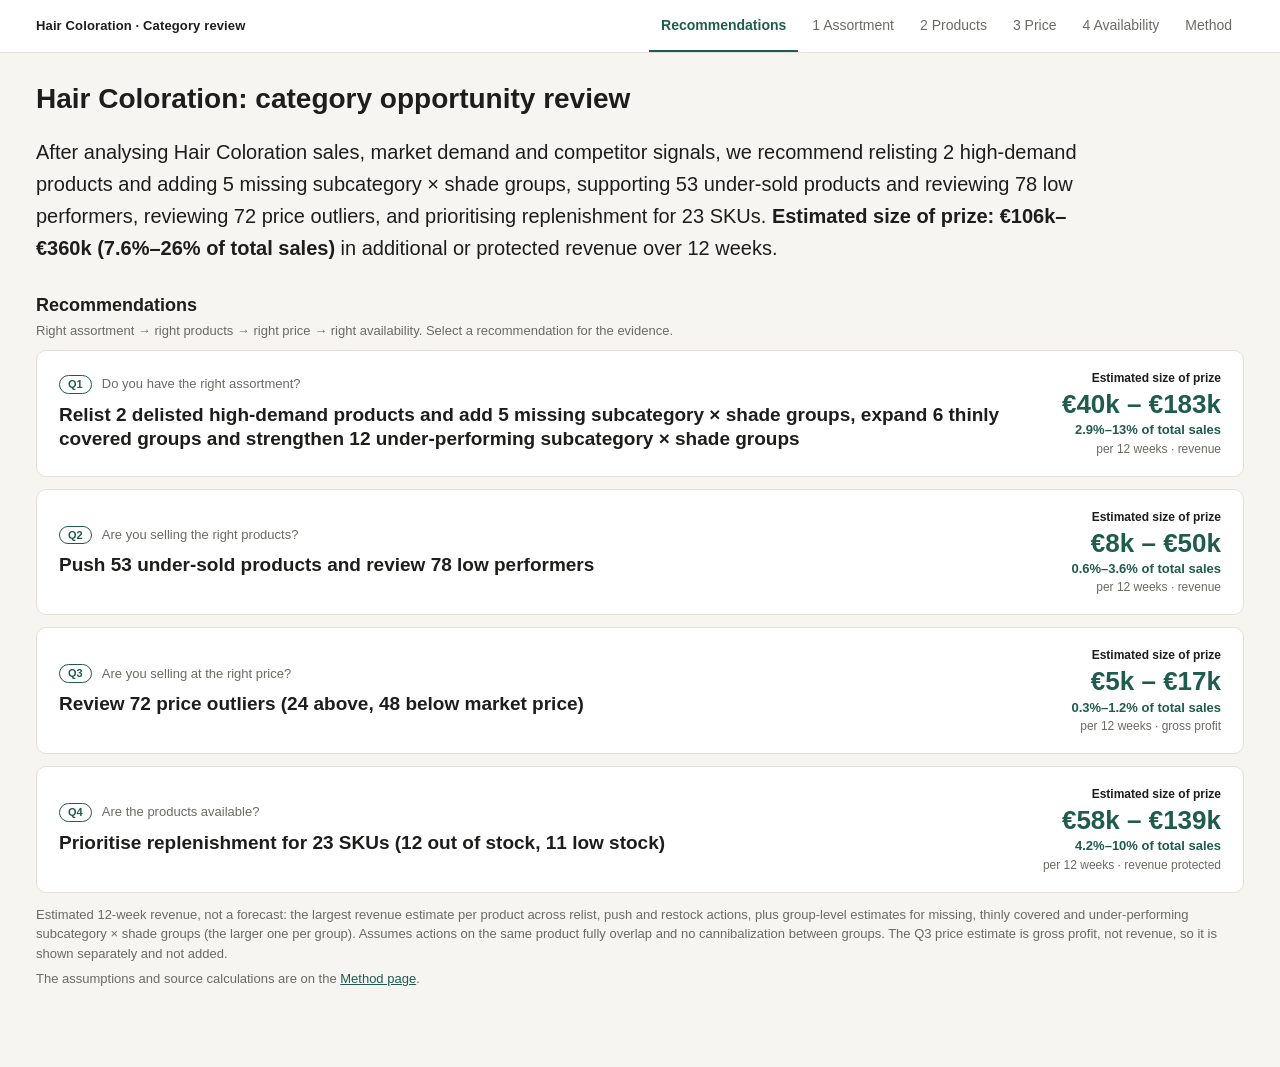
<file: output/index.html>
<!doctype html><html lang="en"><head><meta charset="utf-8">
<meta name="viewport" content="width=device-width,initial-scale=1">
<title>Hair Coloration review · Recommendations</title>
<link rel="stylesheet" href="assets/style.css"></head>
<body data-page="index">
<header id="nav"></header>
<main id="app"></main>
<script src="assets/data.js"></script>
<script src="assets/ui.js"></script>
<script src="assets/charts.js"></script>
<script src="assets/page-index.js"></script>
</body></html>
</file>
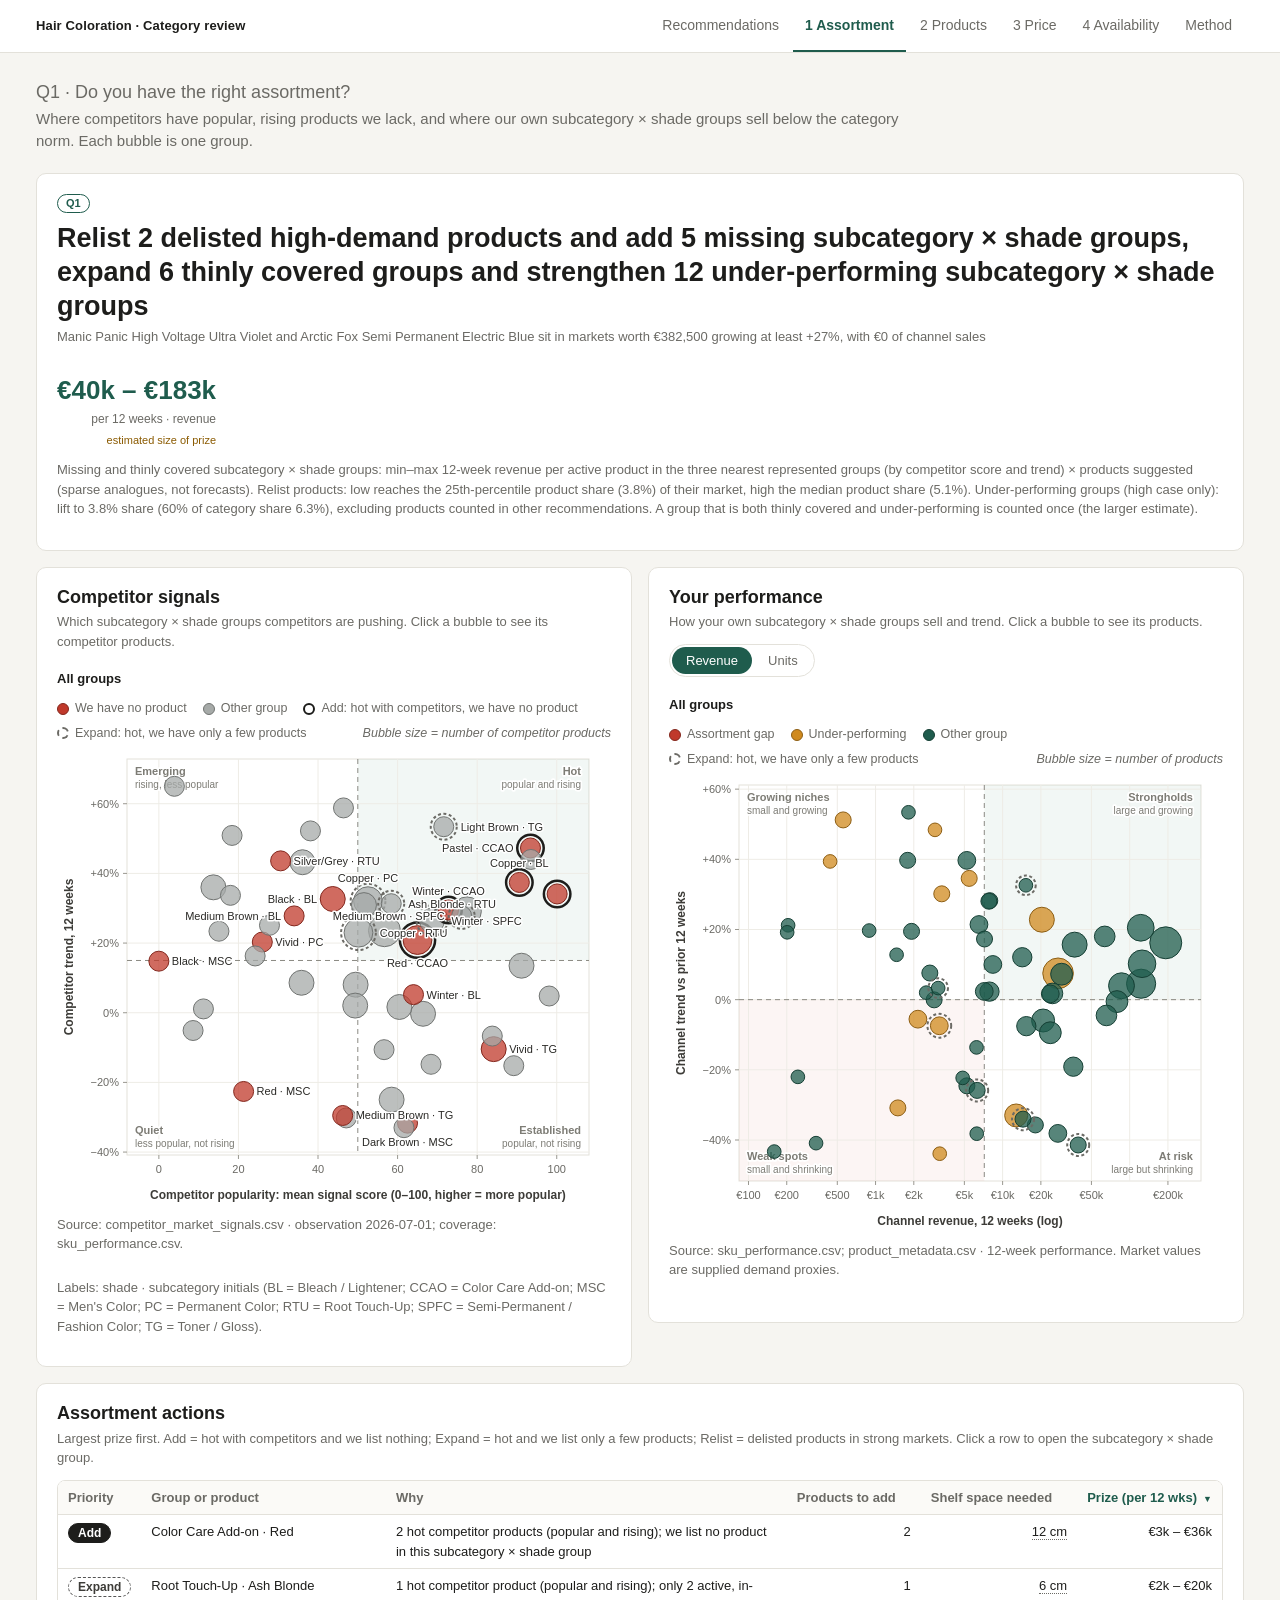
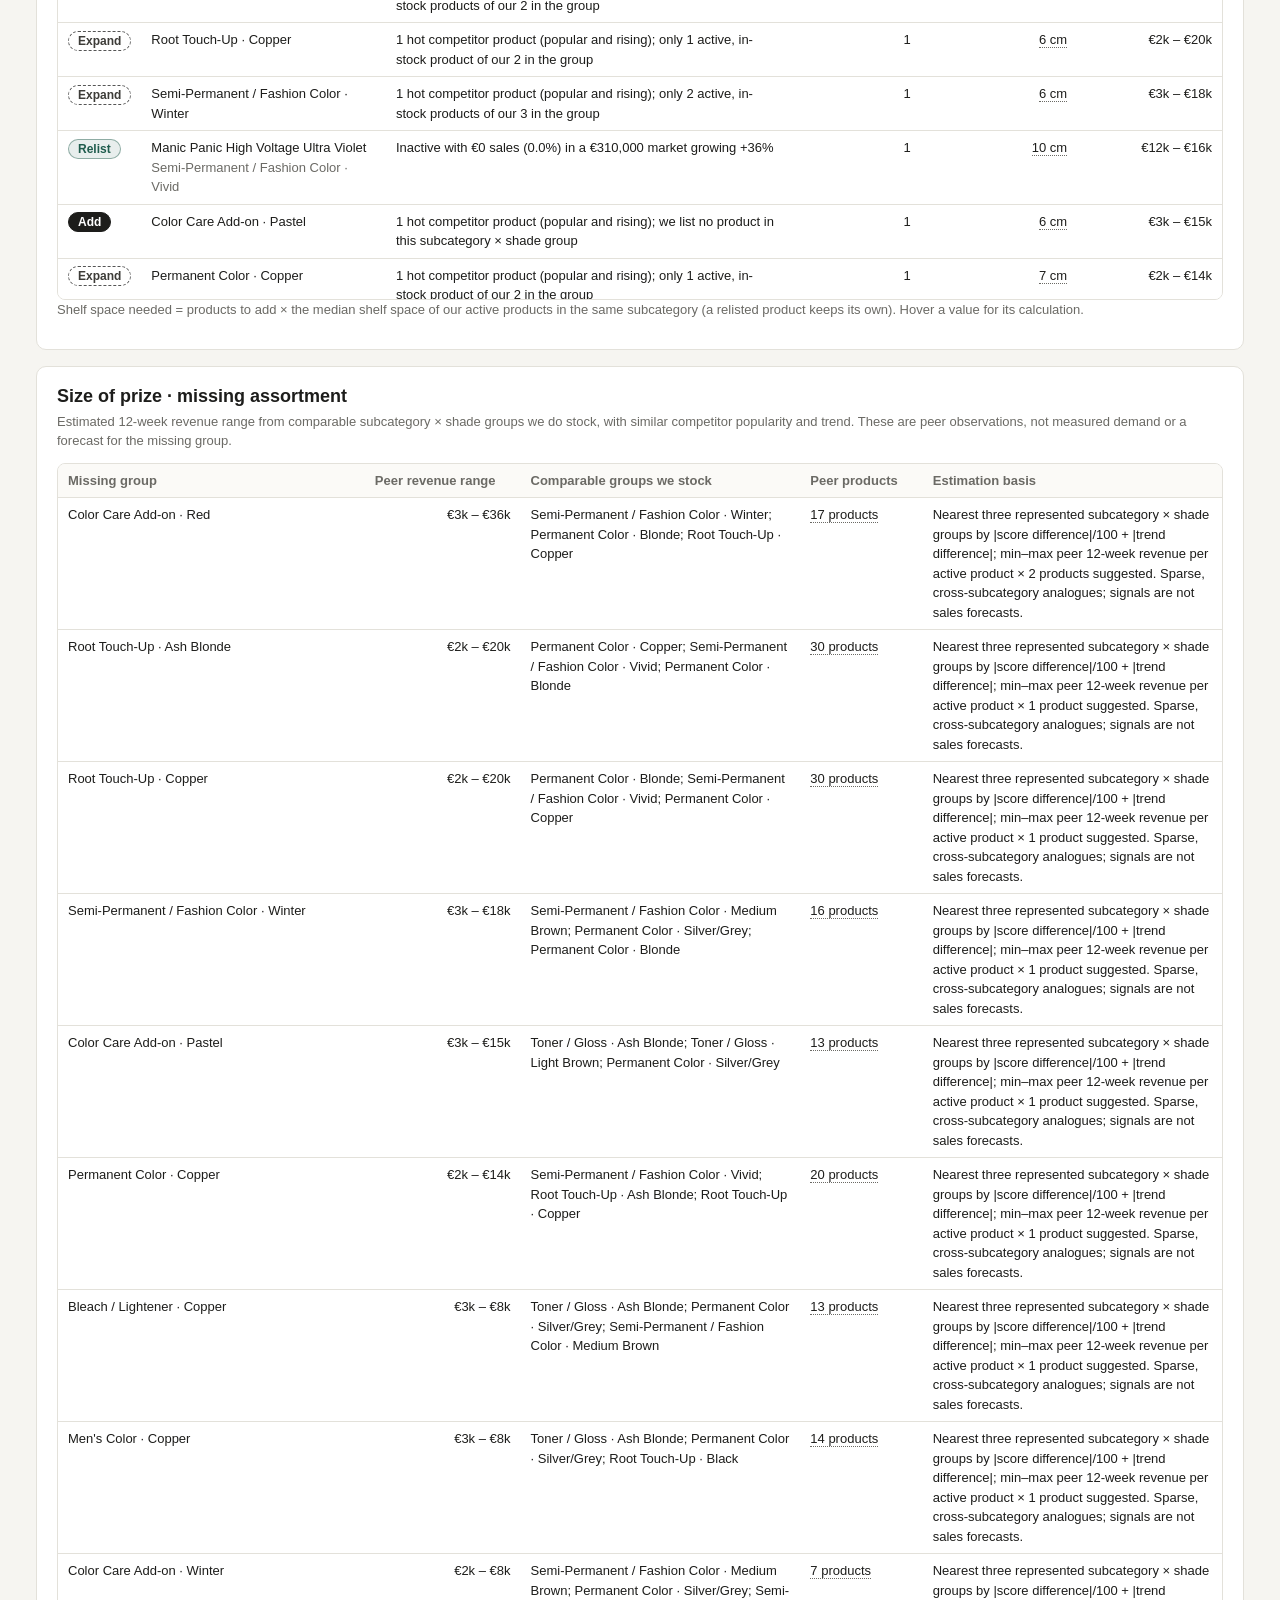
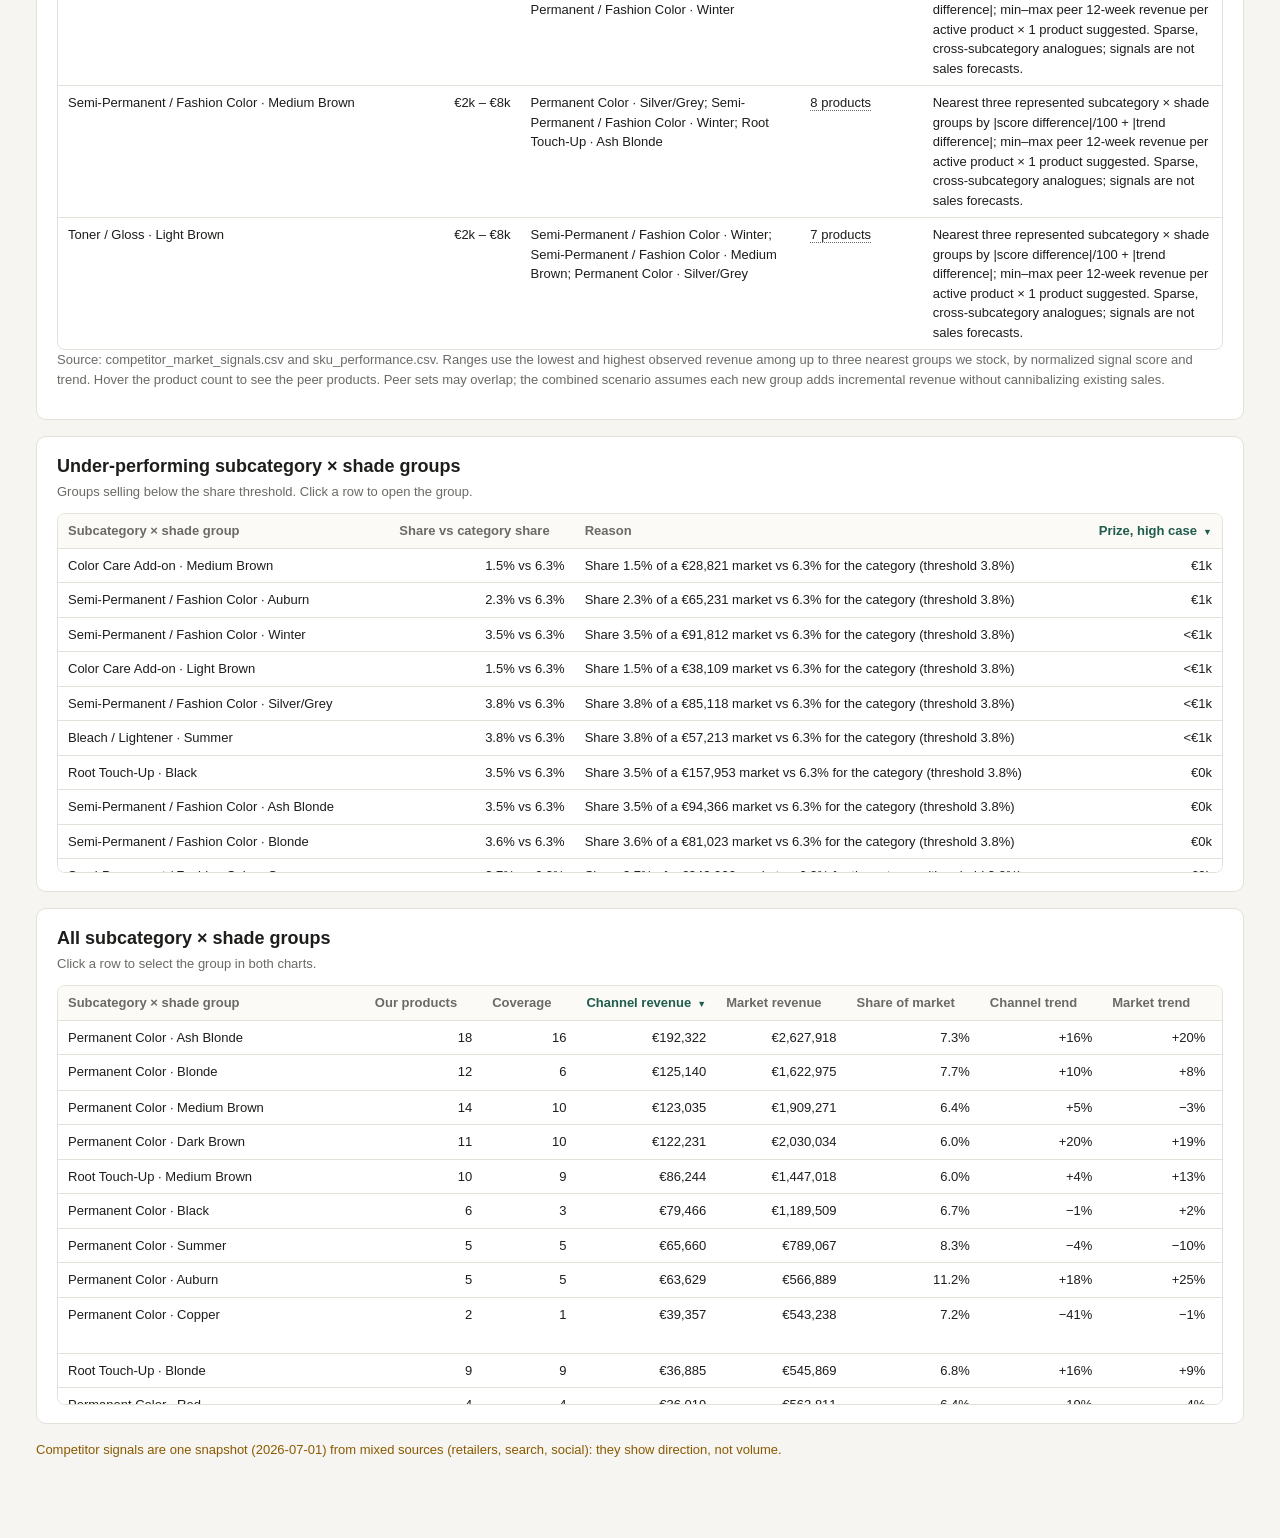
<file: output/assortment.html>
<!doctype html><html lang="en"><head><meta charset="utf-8">
<meta name="viewport" content="width=device-width,initial-scale=1">
<title>Hair Coloration review · 1 Assortment</title>
<link rel="stylesheet" href="assets/style.css"></head>
<body data-page="assortment">
<header id="nav"></header>
<main id="app"></main>
<script src="assets/data.js"></script>
<script src="assets/ui.js"></script>
<script src="assets/charts.js"></script>
<script src="assets/page-assortment.js"></script>
</body></html>
</file>
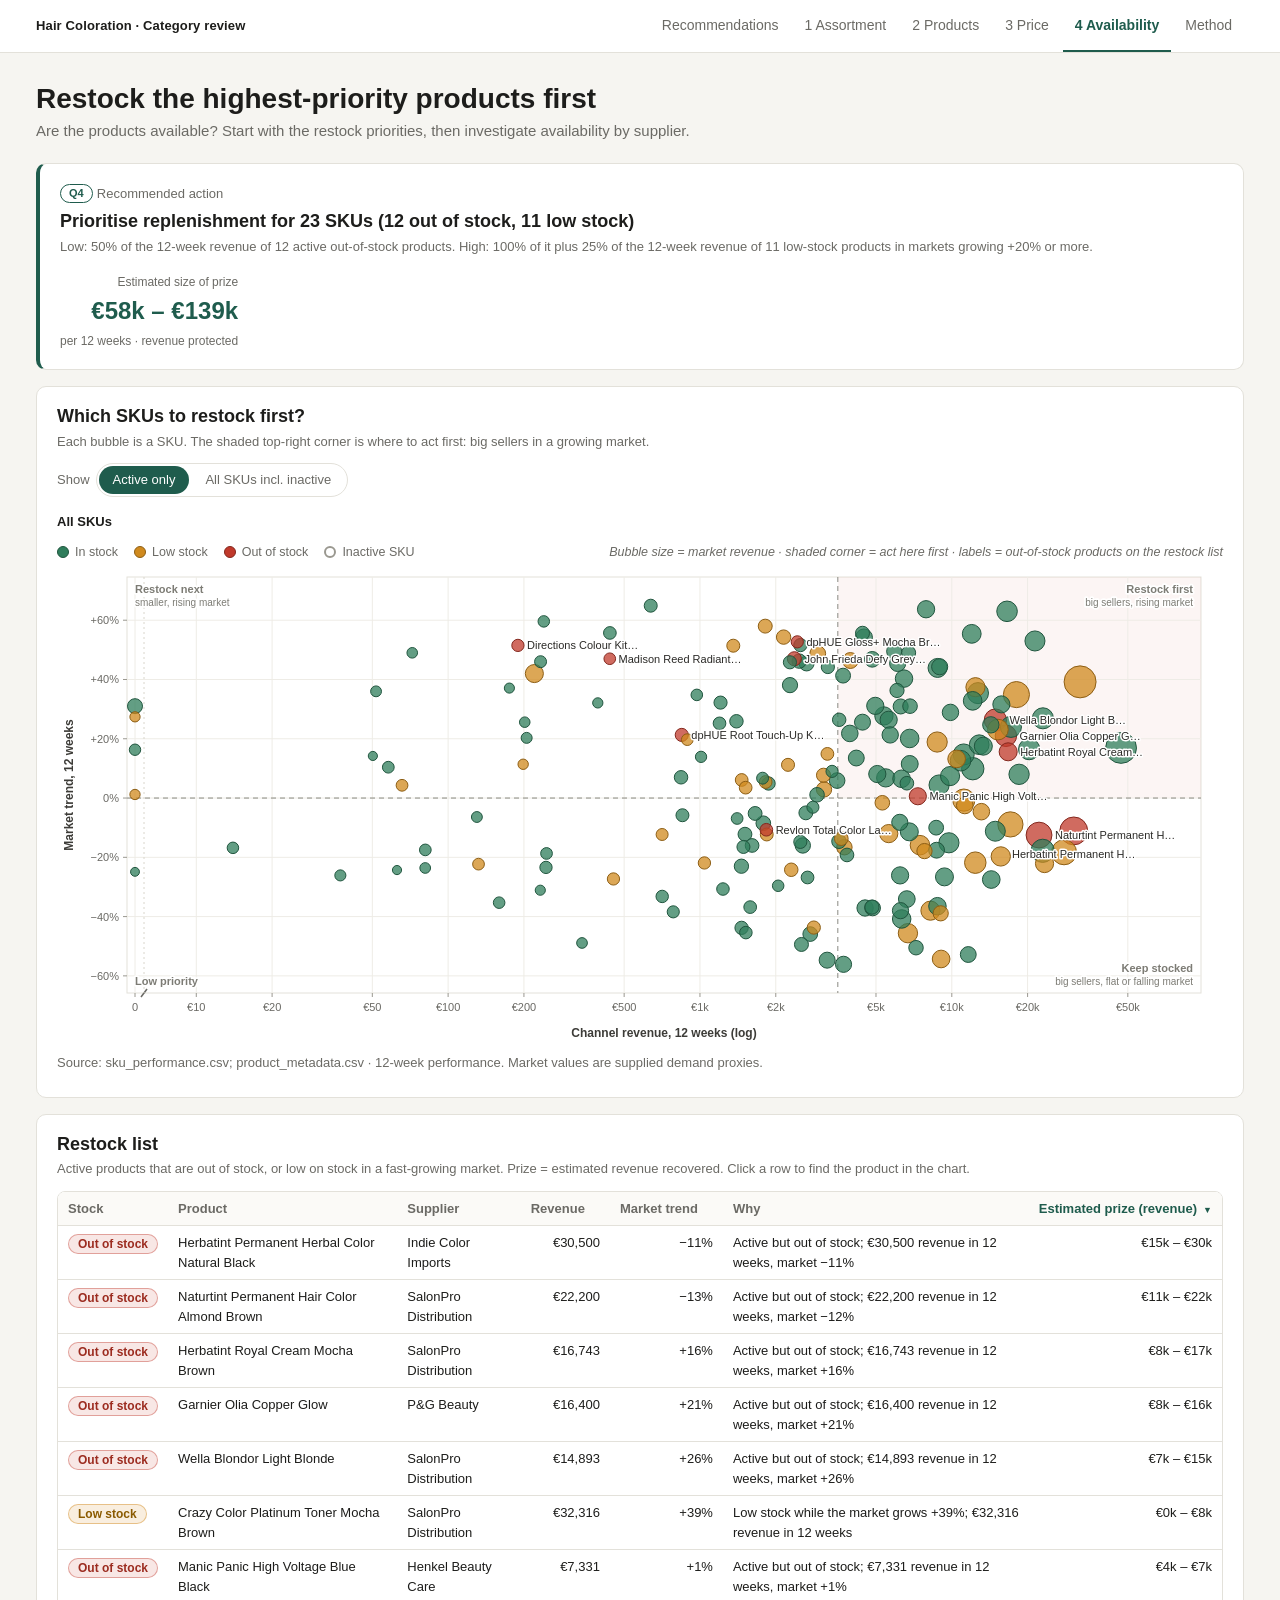
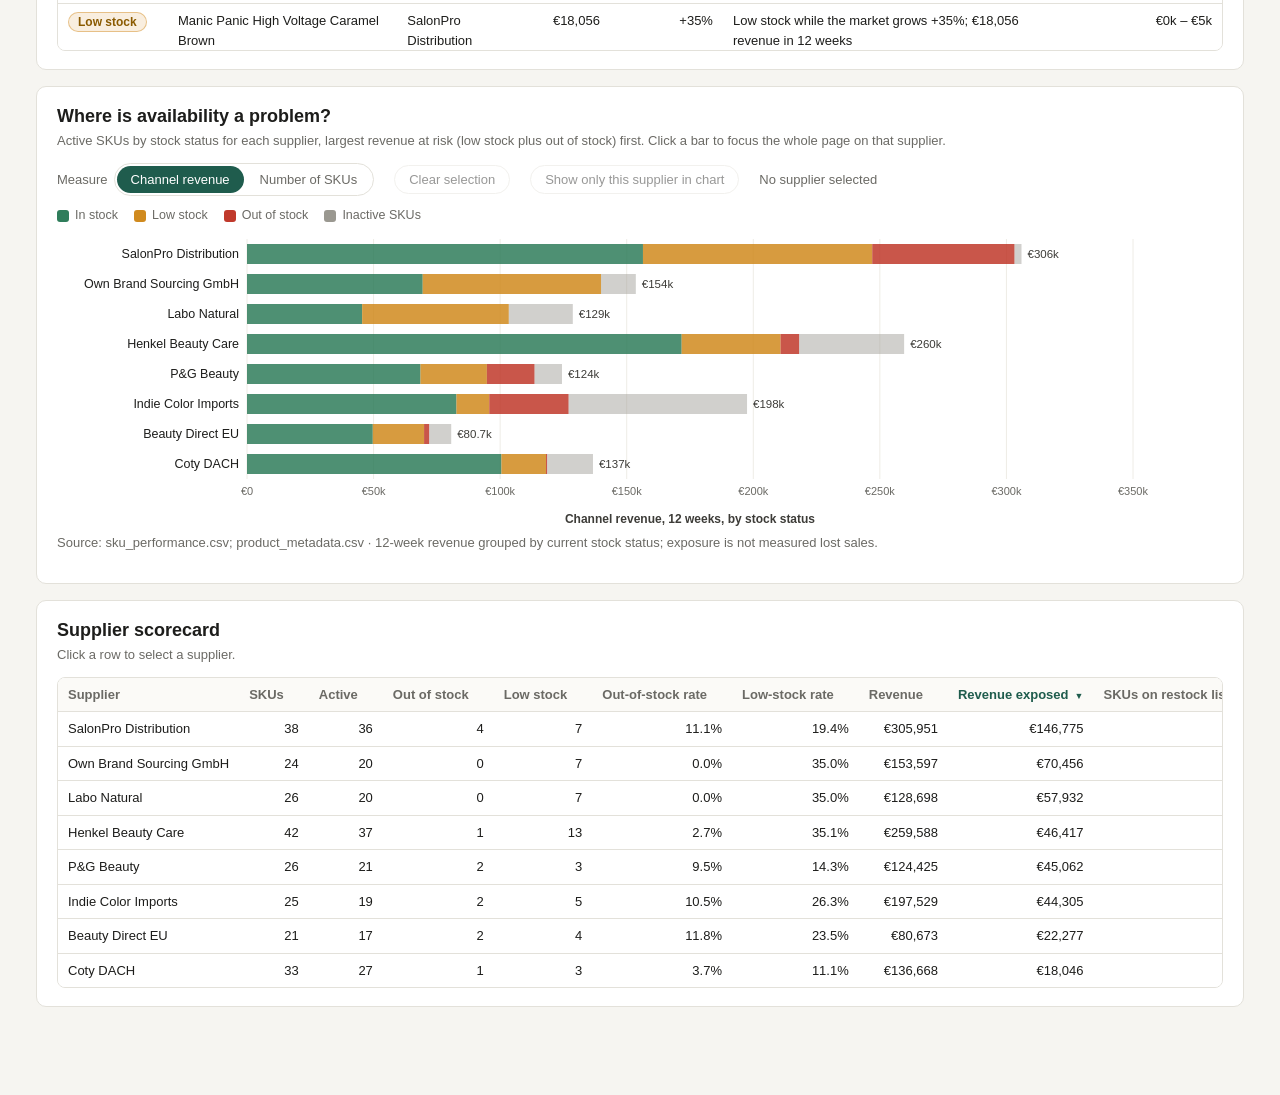
<file: output/availability.html>
<!doctype html><html lang="en"><head><meta charset="utf-8">
<meta name="viewport" content="width=device-width,initial-scale=1">
<title>Hair Coloration review · 4 Availability</title>
<link rel="stylesheet" href="assets/style.css"></head>
<body data-page="availability">
<header id="nav"></header>
<main id="app"></main>
<script src="assets/data.js"></script>
<script src="assets/ui.js"></script>
<script src="assets/charts.js"></script>
<script src="assets/page-availability.js"></script>
</body></html>
</file>
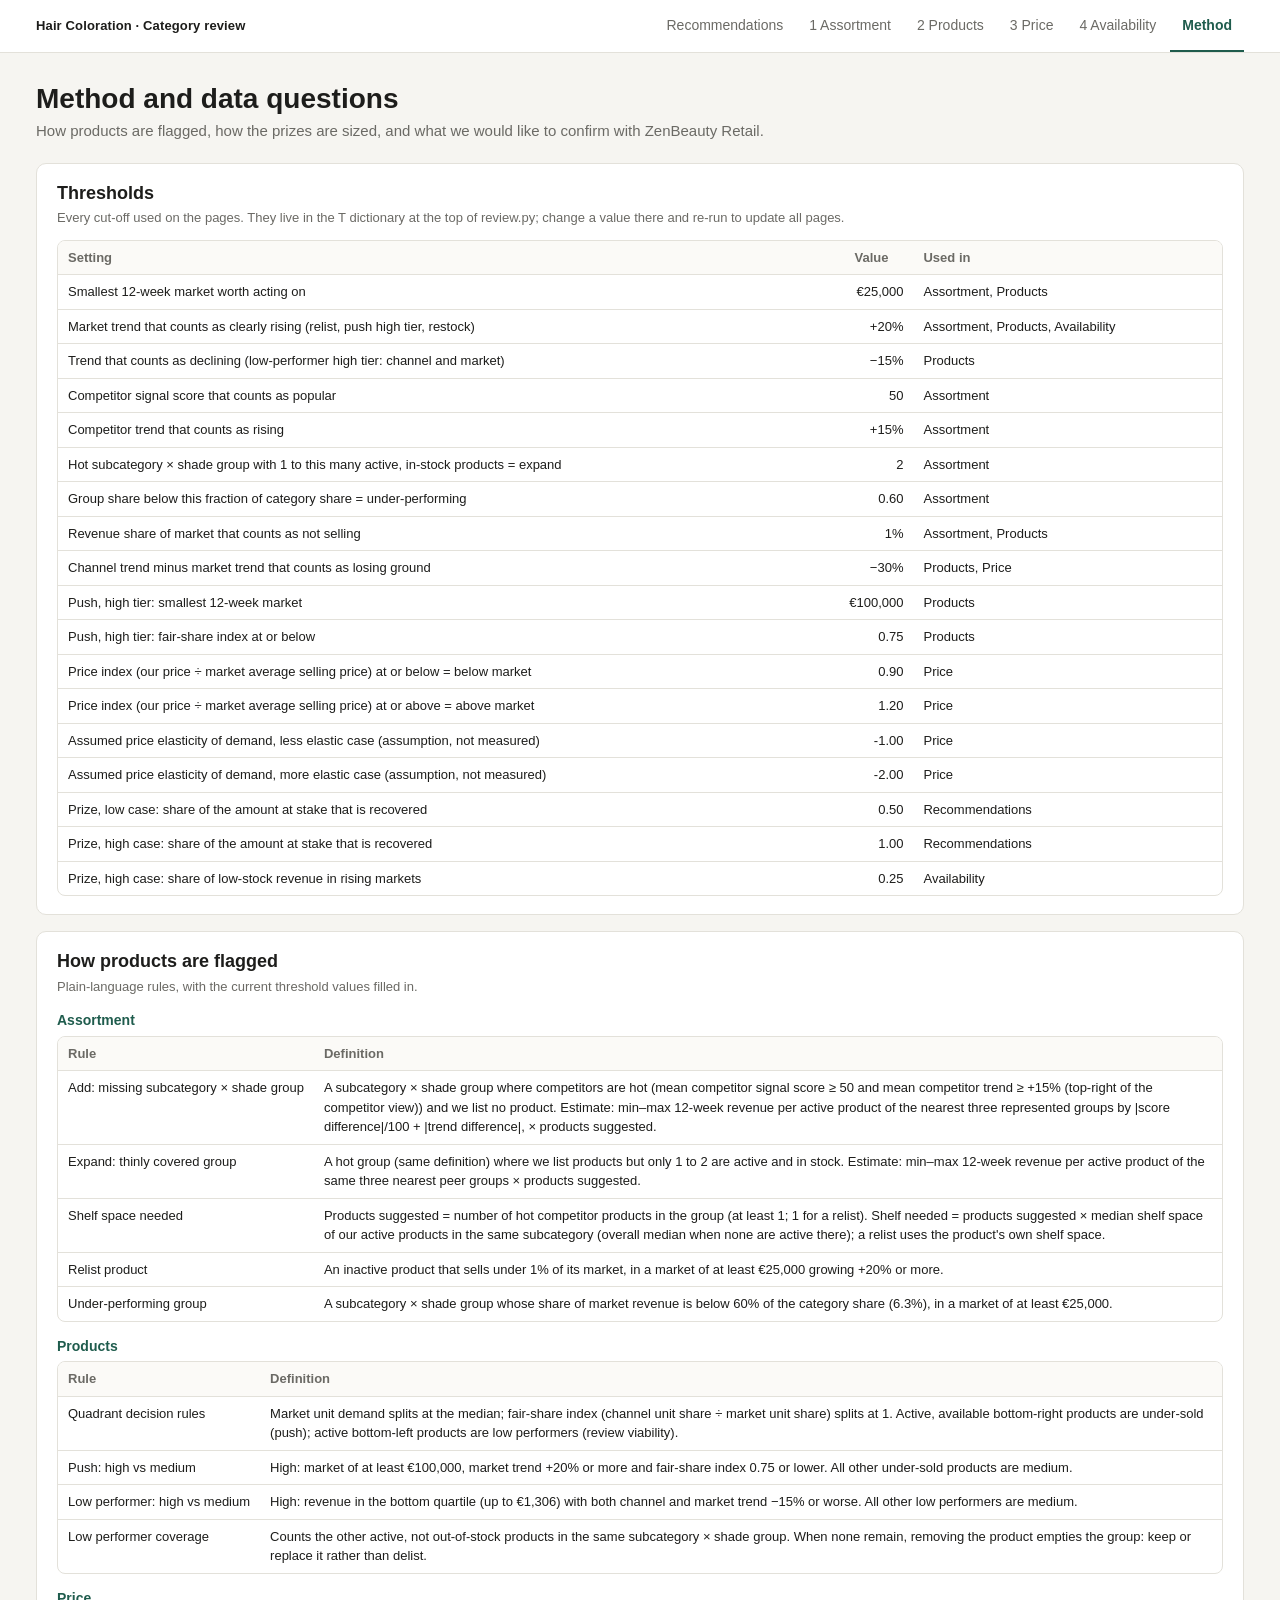
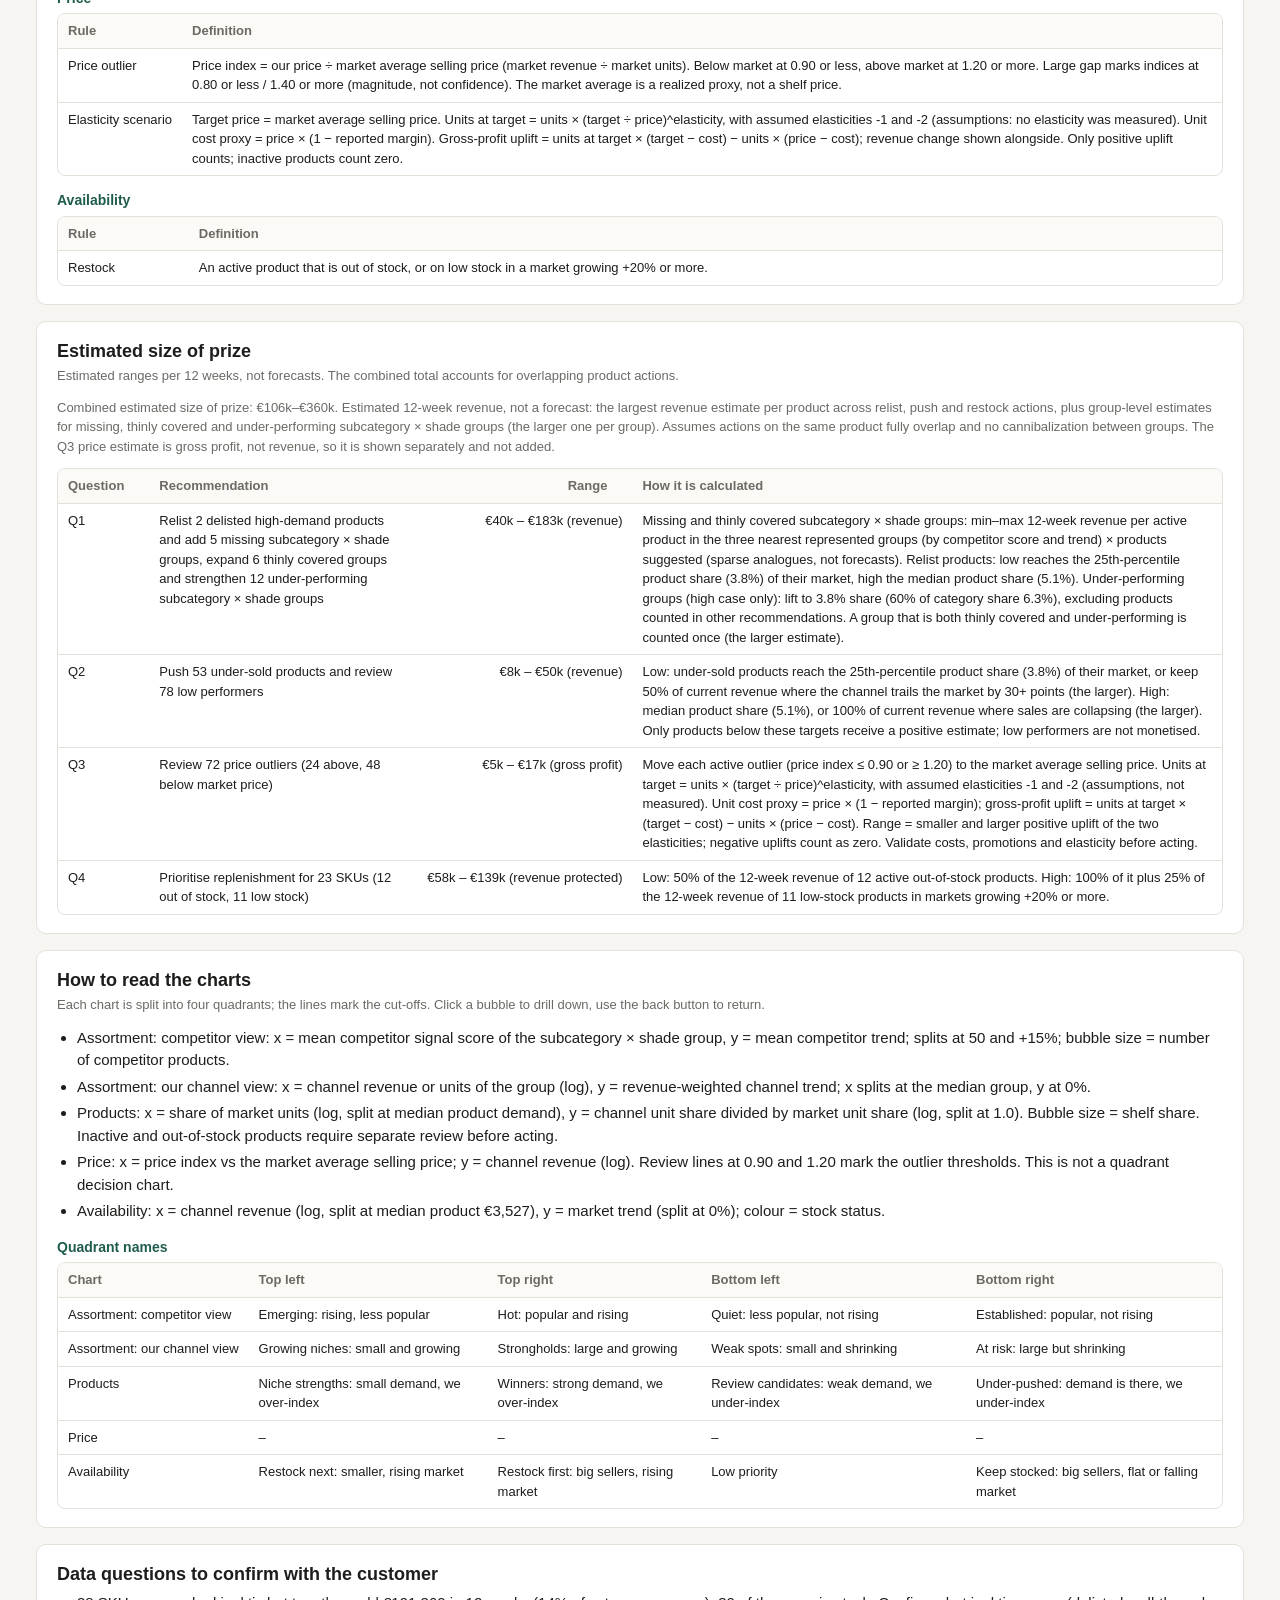
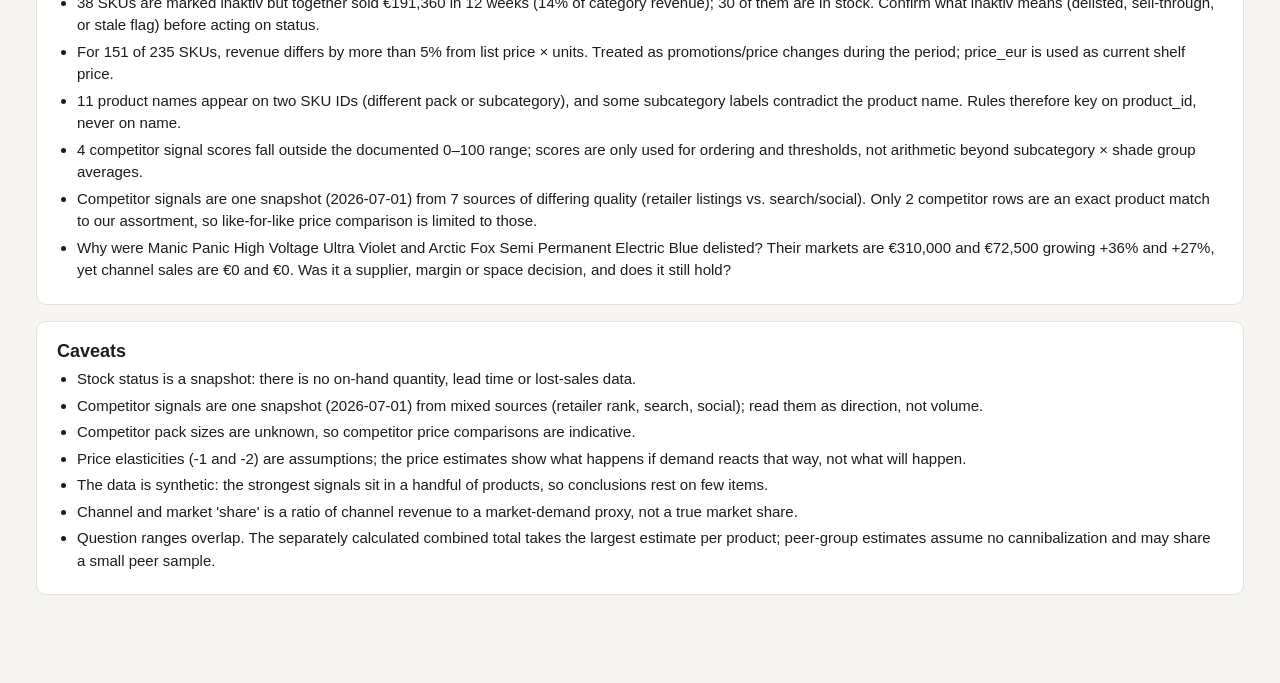
<file: output/method.html>
<!doctype html><html lang="en"><head><meta charset="utf-8">
<meta name="viewport" content="width=device-width,initial-scale=1">
<title>Hair Coloration review · Method</title>
<link rel="stylesheet" href="assets/style.css"></head>
<body data-page="method">
<header id="nav"></header>
<main id="app"></main>
<script src="assets/data.js"></script>
<script src="assets/ui.js"></script>
<script src="assets/charts.js"></script>
<script src="assets/page-method.js"></script>
</body></html>
</file>
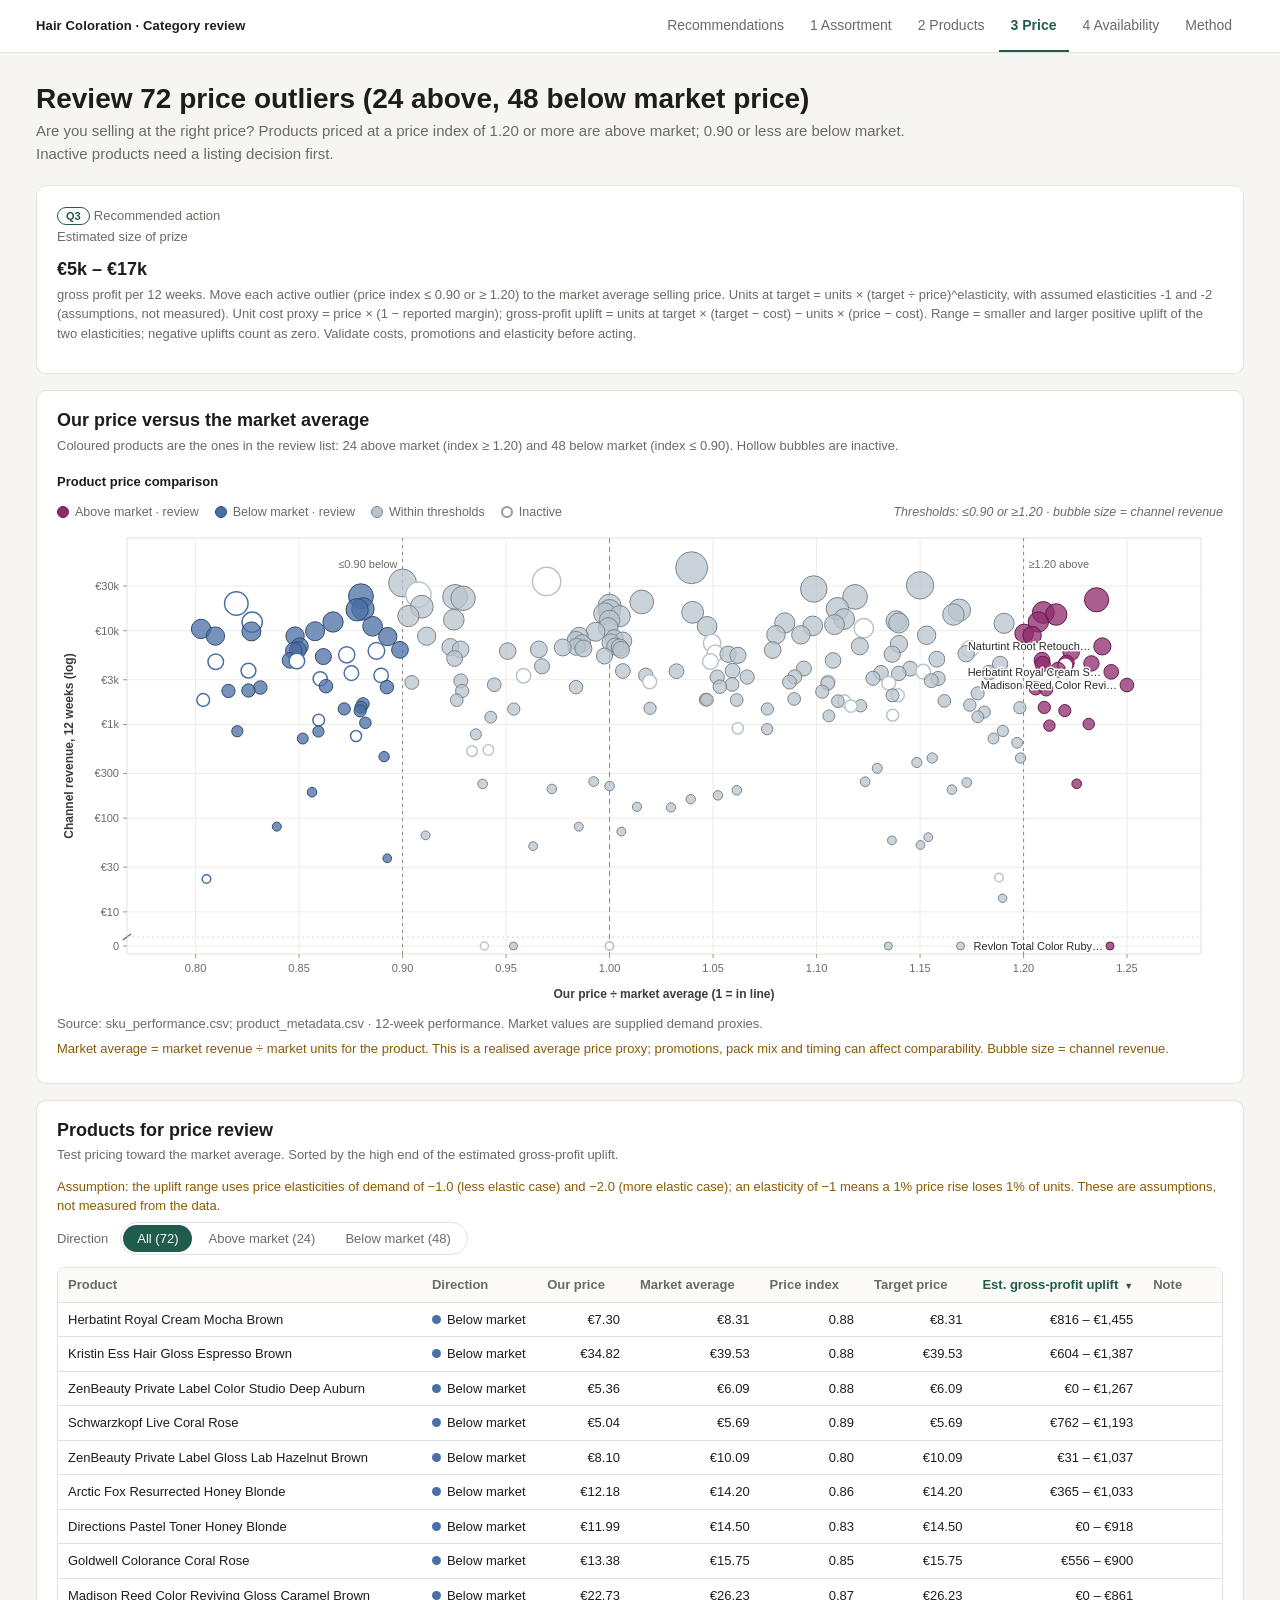
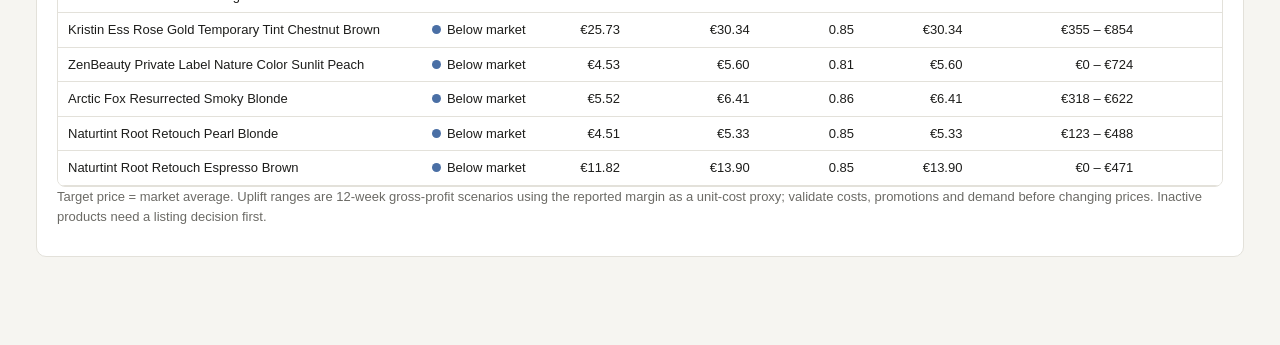
<file: output/price.html>
<!doctype html><html lang="en"><head><meta charset="utf-8">
<meta name="viewport" content="width=device-width,initial-scale=1">
<title>Hair Coloration review · 3 Price</title>
<link rel="stylesheet" href="assets/style.css"></head>
<body data-page="price">
<header id="nav"></header>
<main id="app"></main>
<script src="assets/data.js"></script>
<script src="assets/ui.js"></script>
<script src="assets/charts.js"></script>
<script src="assets/page-price.js"></script>
</body></html>
</file>
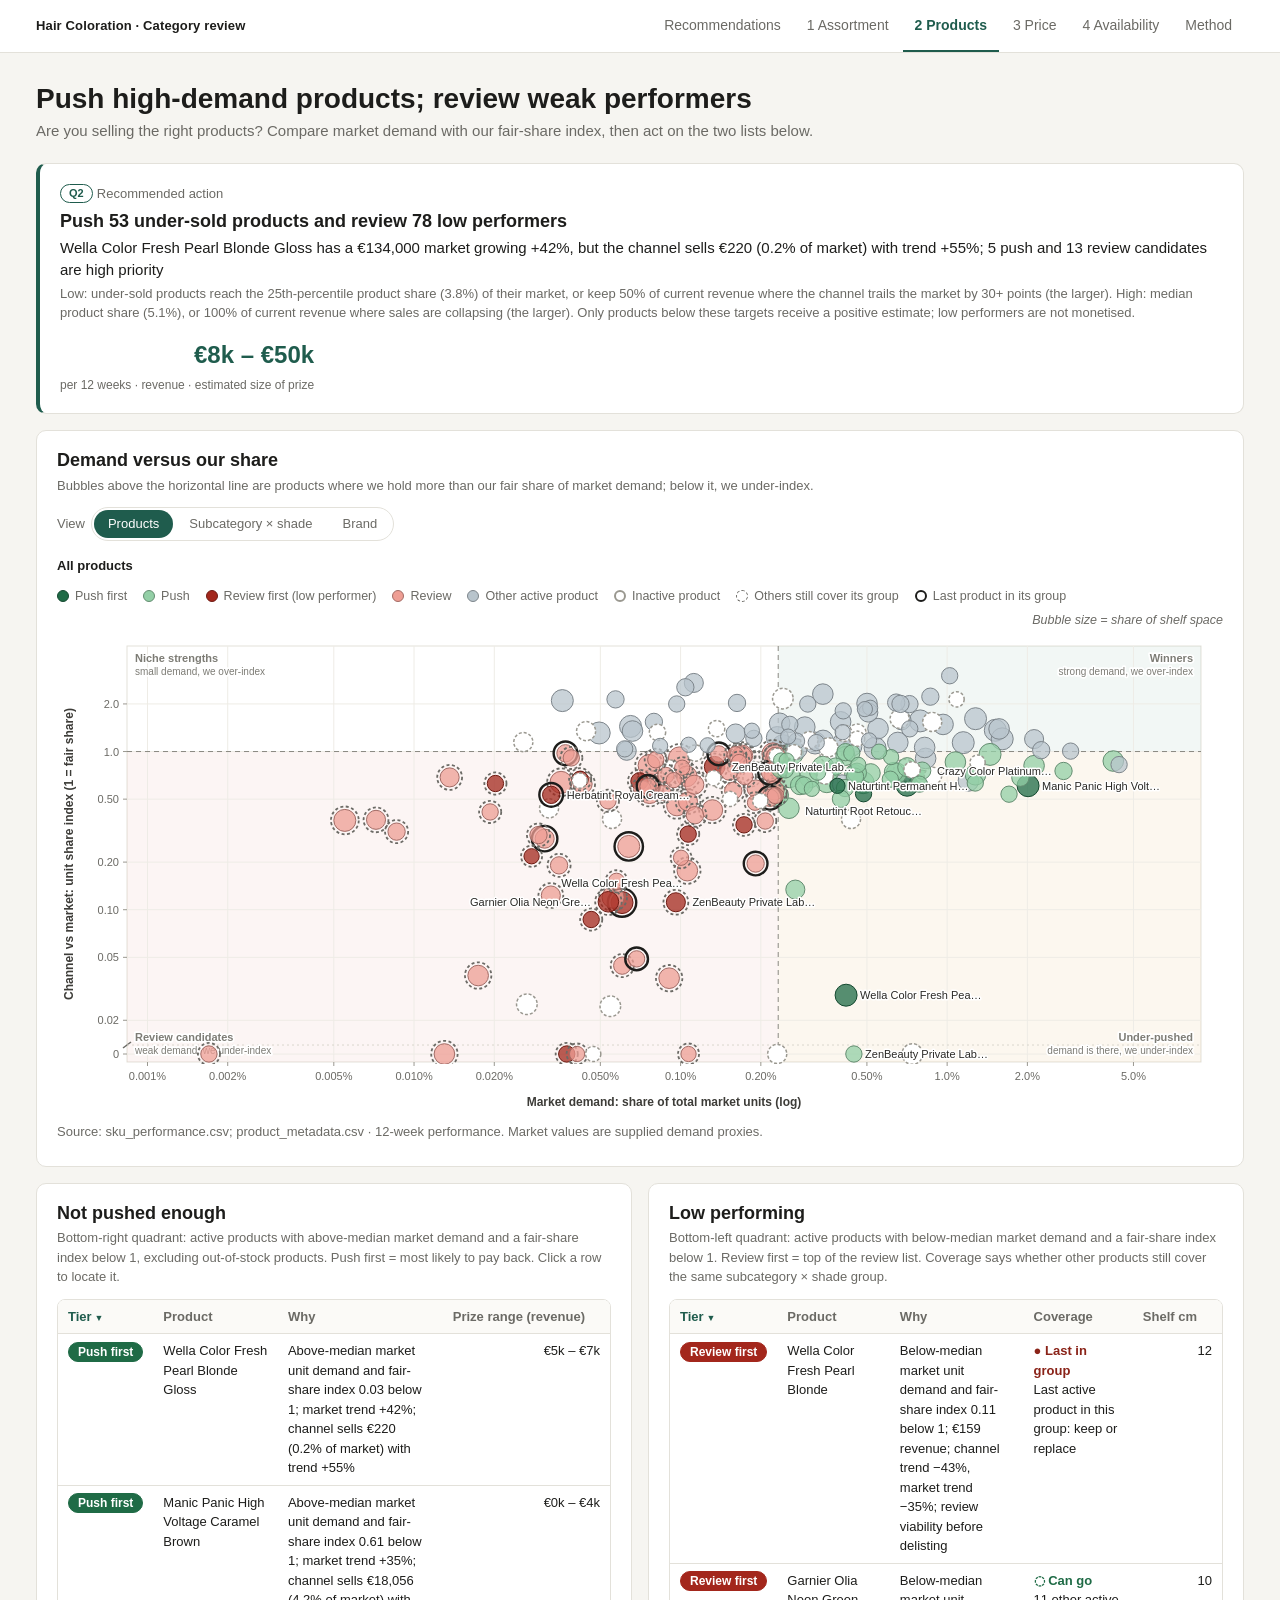
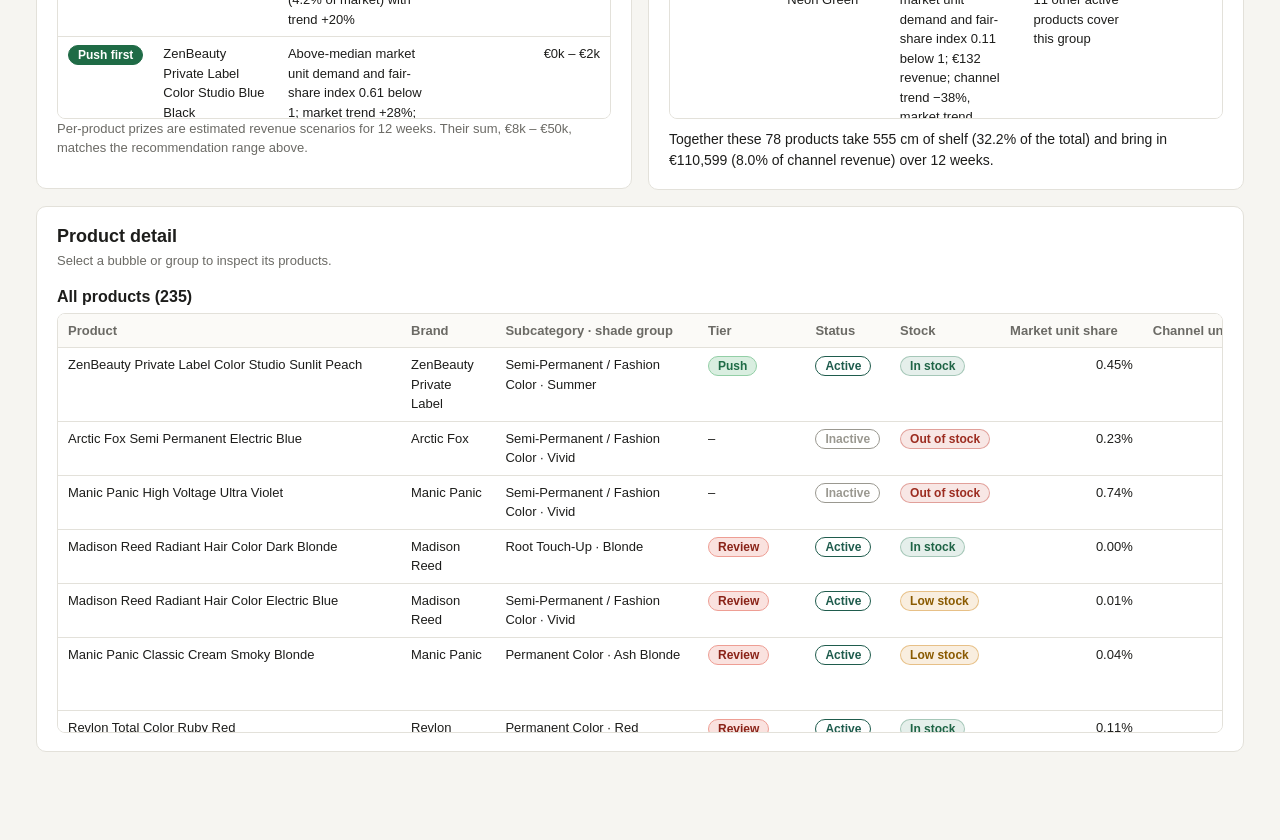
<file: output/products.html>
<!doctype html><html lang="en"><head><meta charset="utf-8">
<meta name="viewport" content="width=device-width,initial-scale=1">
<title>Hair Coloration review · 2 Products</title>
<link rel="stylesheet" href="assets/style.css"></head>
<body data-page="products">
<header id="nav"></header>
<main id="app"></main>
<script src="assets/data.js"></script>
<script src="assets/ui.js"></script>
<script src="assets/charts.js"></script>
<script src="assets/page-products.js"></script>
</body></html>
</file>
<file: output/assets/style.css>
:root{--bg:#f6f5f1;--card:#fff;--ink:#1d1d1b;--muted:#6b6a65;--line:#e3e1da;--accent:#1f5c4d;--warn:#8a5a00;
--green:#2f7d5b;--amber:#d08a1e;--red:#c0392b;--grey:#9a9890}
*{box-sizing:border-box}
html{-webkit-text-size-adjust:100%}
body{margin:0;background:var(--bg);color:var(--ink);font:15px/1.5 -apple-system,BlinkMacSystemFont,"Segoe UI",Roboto,"Helvetica Neue",sans-serif}
a{color:var(--accent)}
code{background:#eceae3;padding:0 4px;border-radius:4px;font-size:.92em}
main{max-width:1240px;margin:0 auto;padding:28px 16px 72px}
h1,h2,h3{line-height:1.25}
h2{font-size:18px;margin:0 0 4px}
h3{font-size:16px;margin:0 0 6px}

/* nav */
#nav{position:sticky;top:0;z-index:50;background:#fff;border-bottom:1px solid var(--line)}
.nav-bar{max-width:1240px;margin:0 auto;padding:0 16px;display:flex;align-items:stretch;justify-content:space-between;gap:16px;min-height:52px}
.nav-title{display:flex;align-items:center;font-size:13px;font-weight:600;color:var(--ink);text-decoration:none;white-space:nowrap;letter-spacing:.01em}
.nav-links{display:flex;align-items:stretch;gap:2px;overflow-x:auto}
.nav-links a{display:flex;align-items:center;padding:0 12px;font-size:14px;color:var(--muted);text-decoration:none;border-bottom:3px solid transparent;margin-bottom:-1px;white-space:nowrap}
.nav-links a:hover{color:var(--ink)}
.nav-links a.active{color:var(--accent);font-weight:600;border-bottom-color:var(--accent)}

/* page header */
.page-head{margin:0 0 20px}
.page-head h1{font-size:28px;margin:0 0 4px}
.page-head .sub{color:var(--muted);margin:0;max-width:880px}
.idx-intro{font-size:20px;line-height:1.6;max-width:1080px;margin:16px 0 30px}
.qc-source{margin:12px 0 0;font-size:12px;color:var(--muted)}

/* cards & layout */
.card{background:var(--card);border:1px solid var(--line);border-radius:10px;padding:18px 20px;margin-bottom:16px}
.card>.note{margin:0 0 12px}
.grid-2{display:grid;grid-template-columns:minmax(0,1fr);gap:16px;align-items:start;margin-bottom:16px}
@media(min-width:1100px){.grid-2{grid-template-columns:minmax(0,1fr) minmax(0,1fr)}}
.grid-2>.card{margin-bottom:0}
.kpis{display:grid;grid-template-columns:repeat(auto-fit,minmax(150px,1fr));gap:12px;margin:0 0 16px}
.kpi{background:var(--card);border:1px solid var(--line);border-radius:10px;padding:12px 16px}
.kpi b{display:block;font-size:22px;line-height:1.25;font-variant-numeric:tabular-nums}
.kpi span{color:var(--muted);font-size:13px}
.note{color:var(--muted);font-size:13px;margin:6px 0}
.caveat{color:var(--warn);font-size:13px;margin:6px 0}
.data-missing{margin-top:24px}
.toolrow{display:flex;flex-wrap:wrap;align-items:center;gap:12px;margin:0 0 12px}

/* segmented control */
.pill-toggle{display:inline-flex;border:1px solid var(--line);border-radius:99px;background:#fff;padding:2px;gap:2px}
.pill-toggle button{font:inherit;font-size:13px;border:0;background:transparent;color:var(--muted);padding:4px 14px;border-radius:99px;cursor:pointer}
.pill-toggle button:hover{color:var(--ink)}
.pill-toggle button.on{background:var(--accent);color:#fff}
button.pill,.btn{font:inherit;font-size:13px;padding:4px 14px;border-radius:99px;border:1px solid var(--line);background:#fff;color:var(--ink);cursor:pointer}
button.pill:hover,.btn:hover{border-color:var(--accent);color:var(--accent)}

/* badges */
.badge{display:inline-block;font-size:12px;font-weight:600;line-height:1.5;padding:0 9px;border-radius:99px;border:1px solid var(--line);color:var(--muted);white-space:nowrap;vertical-align:middle}
.badge.active{color:var(--accent);border-color:var(--accent)}
.badge.in_stock{background:rgba(47,125,91,.12);color:#1f6446;border-color:rgba(47,125,91,.35)}
.badge.low_stock{background:rgba(208,138,30,.14);color:#8a5a00;border-color:rgba(208,138,30,.45)}
.badge.out_of_stock{background:rgba(192,57,43,.12);color:#9c2c20;border-color:rgba(192,57,43,.4)}
.badge.inactive{background:transparent;color:var(--grey);border-color:var(--grey)}
.badge.confirmed{background:var(--accent);color:#fff;border-color:var(--accent)}
.badge.flag{background:transparent;color:var(--warn);border-color:#d08a1e}
.badge.q{background:transparent;color:var(--accent);border-color:var(--accent);font-size:11px;padding:0 8px}

/* tables */
.table-box{overflow:auto;border:1px solid var(--line);border-radius:8px;background:#fff;max-width:100%}
table.tbl{border-collapse:separate;border-spacing:0;width:100%;font-size:13px}
.tbl th,.tbl td{text-align:left;padding:7px 10px;border-bottom:1px solid var(--line);vertical-align:top}
.tbl tbody tr:last-child td{border-bottom:0}
.tbl td:first-child{white-space:nowrap}
.tbl thead th{position:sticky;top:0;z-index:2;background:#fbfaf7;color:var(--muted);font-weight:600;white-space:nowrap;border-bottom:1px solid var(--line);user-select:none}
.tbl th.sortable{cursor:pointer}
.tbl th.sortable:hover{color:var(--ink)}
.tbl th.sorted{color:var(--accent)}
.tbl th .arrow{display:inline-block;width:12px;margin-left:3px;font-size:9px}
.tbl th.num,.tbl td.num{text-align:right}
.tbl td.num{font-variant-numeric:tabular-nums;white-space:nowrap}
.tbl tbody tr:hover td{background:#f4f8f6}
.tbl tbody tr.clickable{cursor:pointer}
.tbl tbody tr.hl td,.tbl tbody tr.hl:hover td{background:#fdf6e3}
.tbl td.empty{text-align:center;color:var(--muted);padding:20px}

/* recommendation cards */
.rec-card{display:flex;justify-content:space-between;align-items:center;gap:24px;background:#fff;border:1px solid var(--line);border-radius:10px;padding:18px 22px;margin-bottom:12px;color:inherit;text-decoration:none;transition:transform .12s,box-shadow .12s,border-color .12s}
.rec-card:hover{transform:translateY(-2px);box-shadow:0 6px 18px rgba(31,92,77,.12);border-color:var(--accent)}
.rec-card .rc-q{color:var(--muted);font-size:13px;margin-left:6px}
.rec-card h3{font-size:19px;margin:8px 0 4px;color:var(--ink)}
.rec-card .rc-ev{margin:0;color:var(--muted);font-size:14px}
.rec-card .rc-prize{text-align:right;flex:none}
.rec-card .rc-prize b{display:block;font-size:26px;line-height:1.2;color:var(--accent);font-variant-numeric:tabular-nums;white-space:nowrap}
.rec-card .rc-prize span{font-size:12px;color:var(--muted)}

/* QuadChart */
.qc{width:100%}
.qc-toolbar{display:flex;flex-wrap:wrap;align-items:center;gap:12px;min-height:30px;margin:0 0 6px}
.qc-crumb{font-size:13px;font-weight:600;color:var(--ink)}
.qc-back{font:inherit;font-size:13px;padding:3px 12px;border-radius:99px;border:1px solid var(--accent);background:#fff;color:var(--accent);cursor:pointer}
.qc-back:hover{background:var(--accent);color:#fff}
.qc-legend{display:flex;flex-wrap:wrap;align-items:center;gap:6px 16px;font-size:12.5px;color:var(--muted);margin:0 0 6px}
.qc-leg{display:inline-flex;align-items:center;gap:6px}
.qc-sw{display:inline-block;width:12px;height:12px;border-radius:50%;border:1px solid transparent;box-sizing:border-box}
.qc-sizenote{margin-left:auto;font-style:italic}
.qc-svg text{user-select:none}
.qc-tip{background:#fff;border:1px solid var(--line);border-radius:8px;box-shadow:0 6px 20px rgba(0,0,0,.14);padding:8px 11px;font:12.5px/1.4 -apple-system,BlinkMacSystemFont,"Segoe UI",sans-serif;max-width:320px;color:var(--ink)}
.qc-tip-title{font-weight:700;margin-bottom:4px}
.qc-tip-rows{border-collapse:collapse}
.qc-tip-rows td{padding:1px 0;vertical-align:top}
.qc-tip-rows td.k{color:var(--muted);padding-right:14px}
.qc-tip-rows td.v{text-align:right;font-variant-numeric:tabular-nums;font-weight:600}

@media(max-width:1100px){
  .nav-title{display:none}
  .rec-card{flex-direction:column;align-items:flex-start;gap:10px}
  .rec-card .rc-prize{text-align:left}
}
</file>
